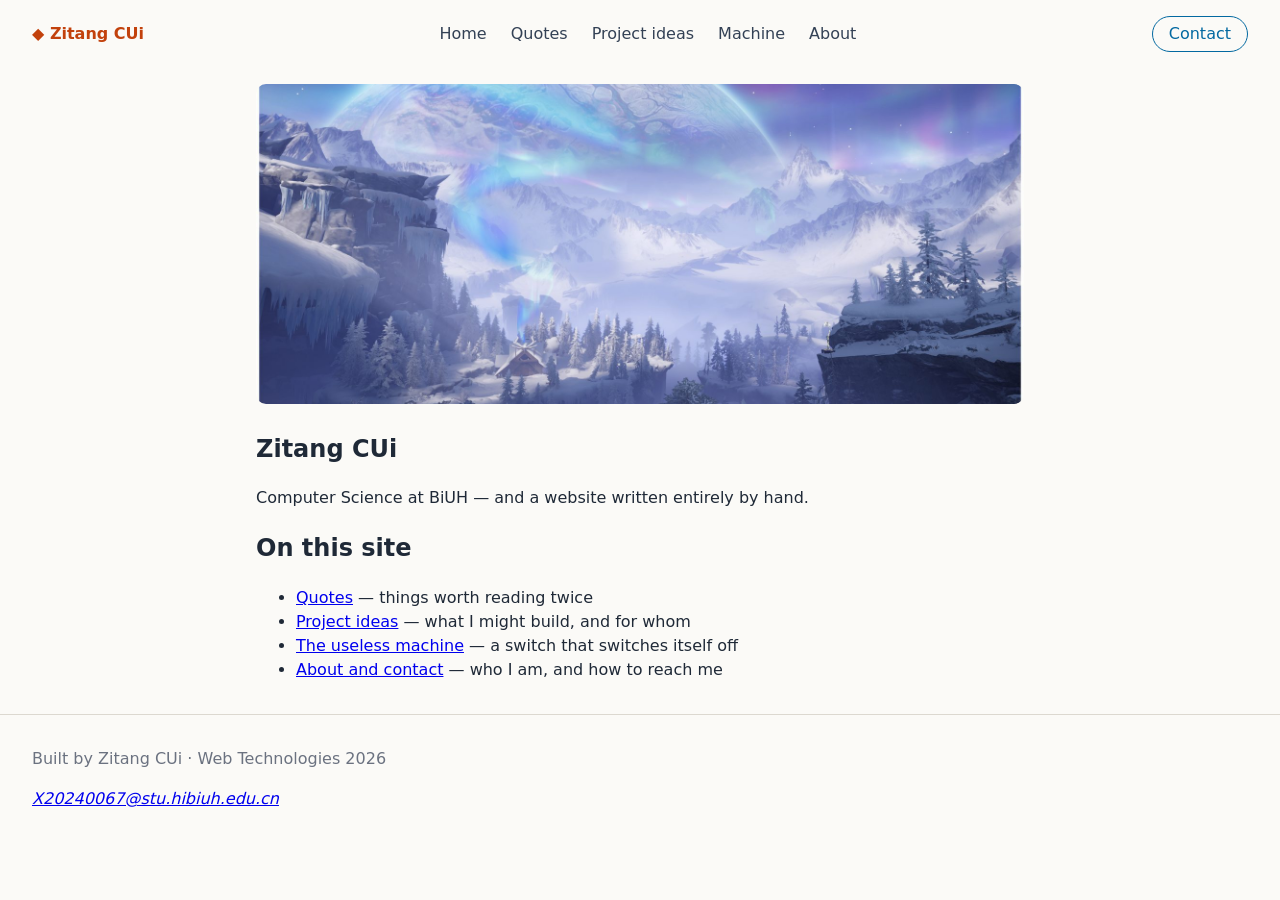
<file: index.html>
<!DOCTYPE html>
<html lang="en">
<head>
  <meta charset="UTF-8">
  <meta name="viewport" content="width=device-width, initial-scale=1.0">
  <title>Zitang CUi</title>
  <link rel="icon" href="favicon-32.png" sizes="32x32">
  <link rel="apple-touch-icon" href="apple-touch-icon.png">
  <link rel="stylesheet" href="style.css">
</head>
<body>
  <header id="site-header"></header>

  <main>
    <section class="hero">
      <img src="images/hero.jpg" alt="A snowy mountain valley of pines and cliffs, beneath a huge ringed planet and bands of aurora light">
      <h1>Zitang CUi</h1>
      <p>Computer Science at BiUH — and a website written entirely by hand.</p>
    </section>

    <h2>On this site</h2>
    <ul>
      <li><a href="quotes.html">Quotes</a> — things worth reading twice</li>
      <li><a href="project.html">Project ideas</a> — what I might build, and for whom</li>
      <li><a href="machine.html">The useless machine</a> — a switch that switches itself off</li>
      <li><a href="about.html">About and contact</a> — who I am, and how to reach me</li>
    </ul>
  </main>

  <footer id="site-footer"></footer>

  <script src="nav.js"></script>
</body>
</html>
</file>
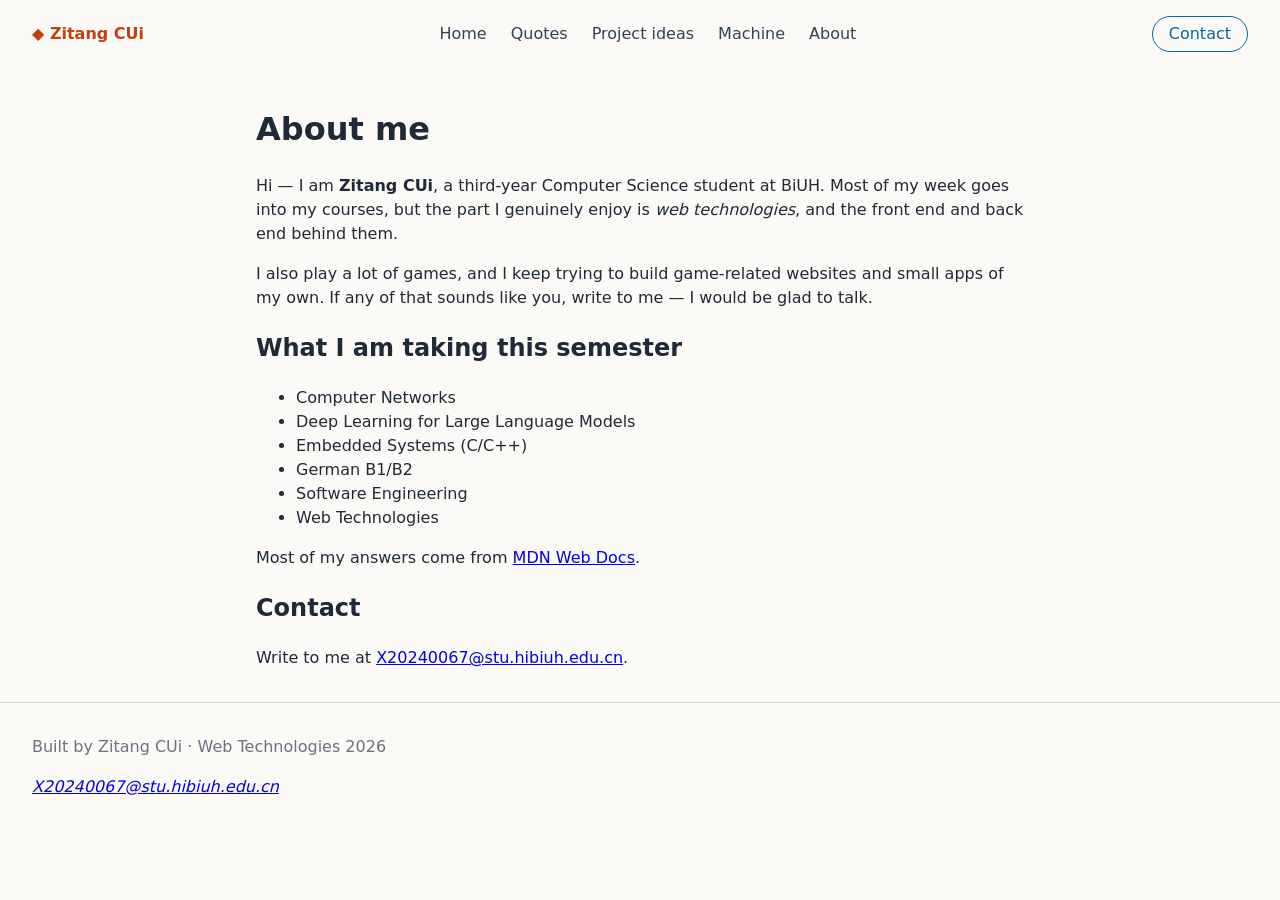
<file: about.html>
<!DOCTYPE html>
<html lang="en">
<head>
  <meta charset="UTF-8">
  <meta name="viewport" content="width=device-width, initial-scale=1.0">
  <title>About · Zitang CUi</title>
  <link rel="icon" href="favicon-32.png" sizes="32x32">
  <link rel="apple-touch-icon" href="apple-touch-icon.png">
  <link rel="stylesheet" href="style.css">
</head>
<body>
  <header id="site-header"></header>

  <main>
    <h1>About me</h1>

    <p>Hi — I am <strong>Zitang CUi</strong>, a third-year Computer Science student at BiUH.
      Most of my week goes into my courses, but the part I genuinely enjoy is
      <em>web technologies</em>, and the front end and back end behind them.</p>

    <p>I also play a lot of games, and I keep trying to build game-related websites
      and small apps of my own. If any of that sounds like you, write to me —
      I would be glad to talk.</p>

    <h2>What I am taking this semester</h2>
    <ul>
      <li>Computer Networks</li>
      <li>Deep Learning for Large Language Models</li>
      <li>Embedded Systems (C/C++)</li>
      <li>German B1/B2</li>
      <li>Software Engineering</li>
      <li>Web Technologies</li>
    </ul>

    <p>Most of my answers come from
      <a href="https://developer.mozilla.org">MDN Web Docs</a>.</p>

    <section id="contact">
      <h2>Contact</h2>
      <p>Write to me at
        <a href="mailto:X20240067@stu.hibiuh.edu.cn">X20240067@stu.hibiuh.edu.cn</a>.</p>
    </section>
  </main>

  <footer id="site-footer"></footer>

  <script src="nav.js"></script>
</body>
</html>
</file>
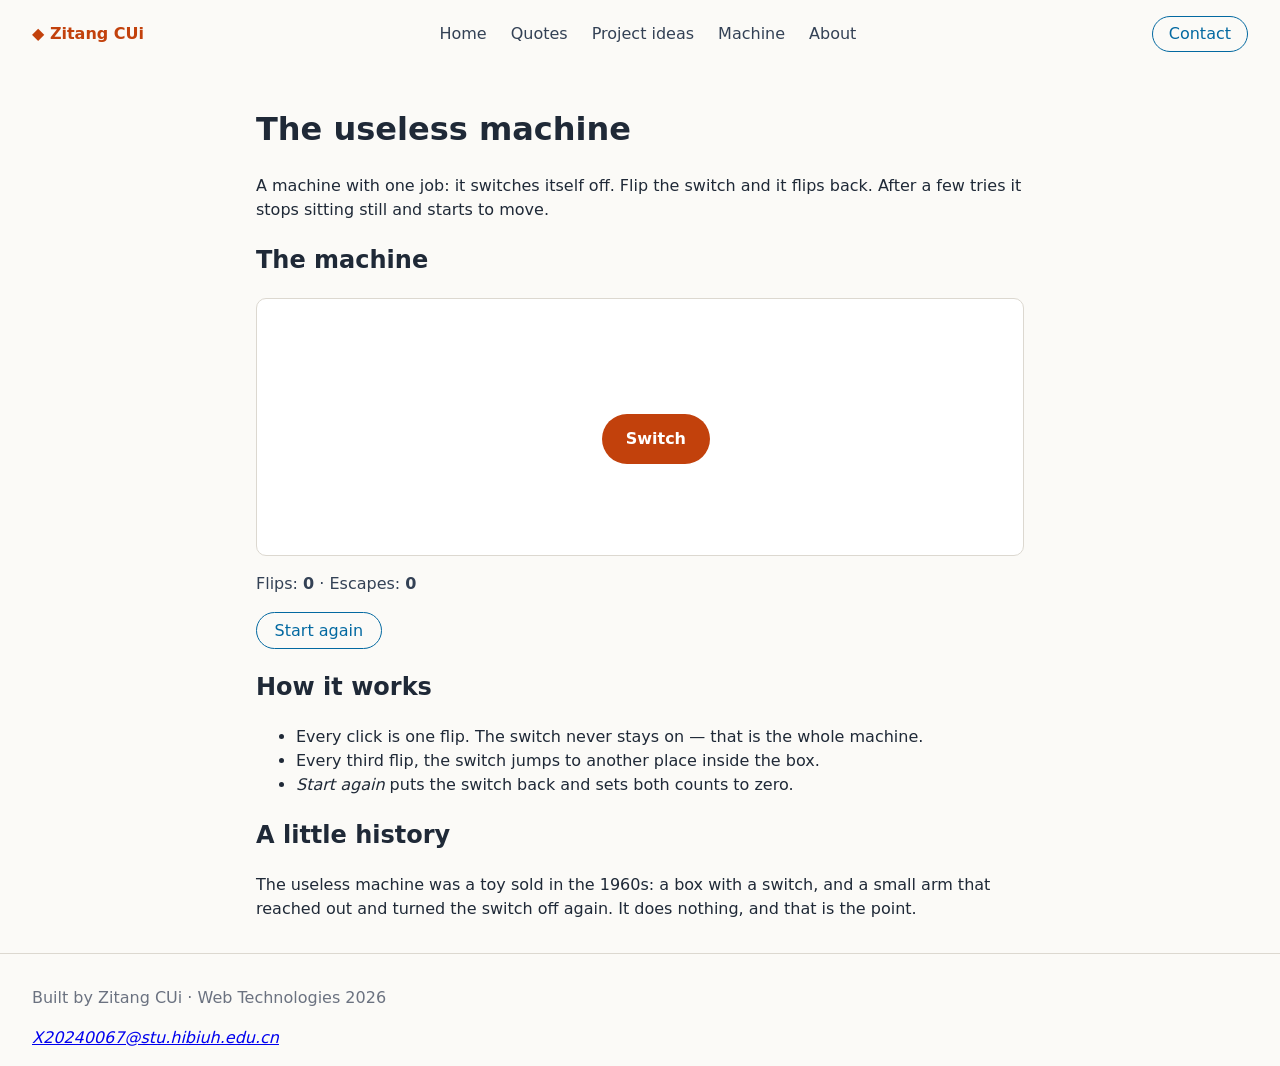
<file: machine.html>
<!DOCTYPE html>
<html lang="en">
<head>
  <meta charset="UTF-8">
  <meta name="viewport" content="width=device-width, initial-scale=1.0">
  <title>The useless machine · Zitang CUi</title>
  <link rel="icon" href="favicon-32.png" sizes="32x32">
  <link rel="apple-touch-icon" href="apple-touch-icon.png">
  <link rel="stylesheet" href="style.css">
</head>
<body>
  <header id="site-header"></header>

  <main>
    <h1>The useless machine</h1>
    <p>A machine with one job: it switches itself off. Flip the switch and it flips back.
      After a few tries it stops sitting still and starts to move.</p>

    <section class="machine">
      <h2>The machine</h2>

      <div class="box" id="box">
        <button class="switch" id="switch">Switch</button>
      </div>

      <p class="score">
        Flips: <strong id="flips">0</strong> ·
        Escapes: <strong id="escapes">0</strong>
      </p>

      <button class="action" id="reset">Start again</button>
    </section>

    <h2>How it works</h2>
    <ul>
      <li>Every click is one flip. The switch never stays on — that is the whole machine.</li>
      <li>Every third flip, the switch jumps to another place inside the box.</li>
      <li><em>Start again</em> puts the switch back and sets both counts to zero.</li>
    </ul>

    <h2>A little history</h2>
    <p>The useless machine was a toy sold in the 1960s: a box with a switch, and a small arm
      that reached out and turned the switch off again. It does nothing, and that is the point.</p>
  </main>

  <footer id="site-footer"></footer>

  <script src="nav.js"></script>
  <script src="machine.js"></script>
</body>
</html>
</file>
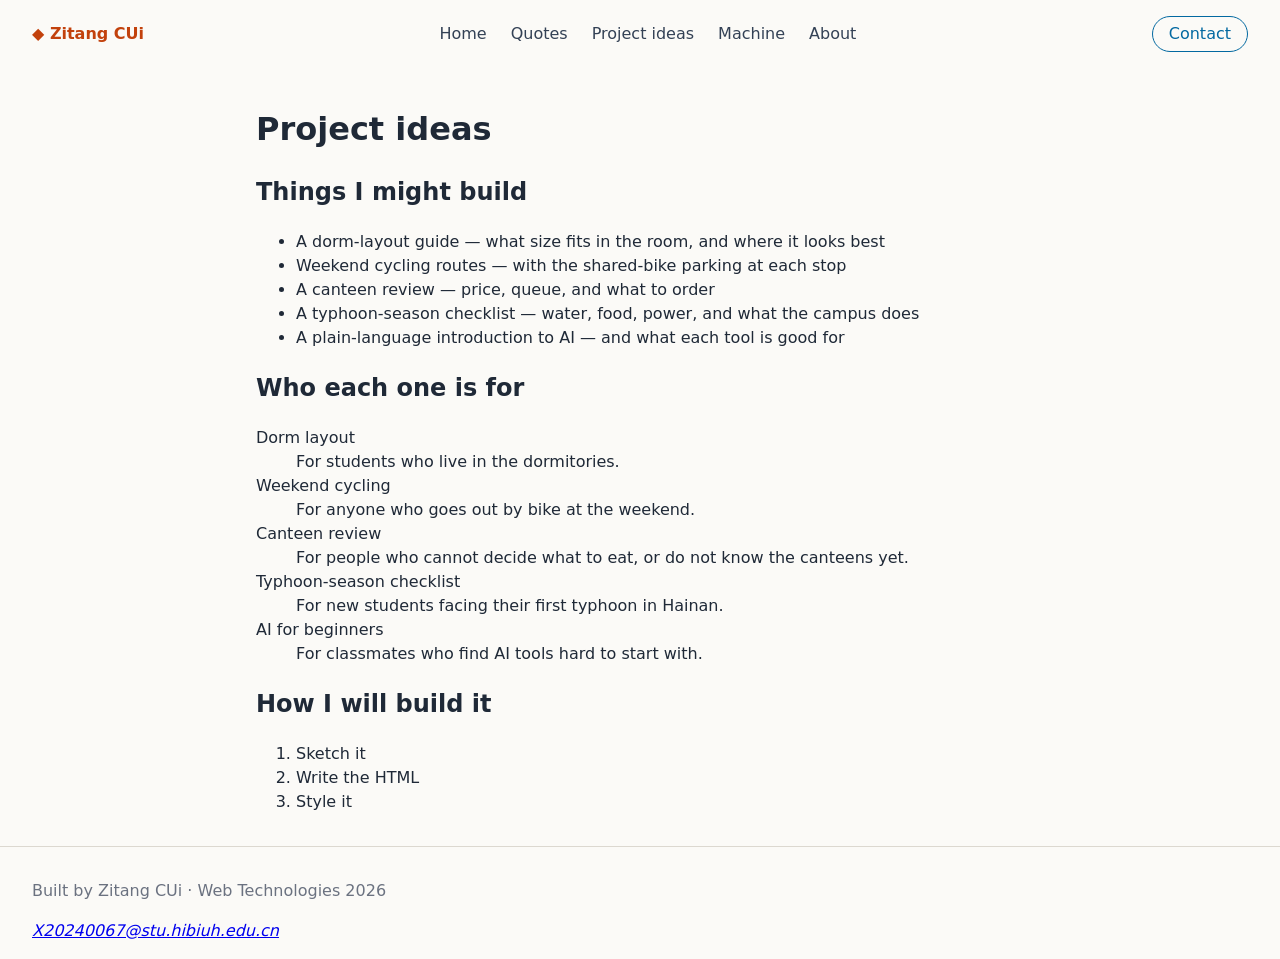
<file: project.html>
<!DOCTYPE html>
<html lang="en">
<head>
  <meta charset="UTF-8">
  <meta name="viewport" content="width=device-width, initial-scale=1.0">
  <title>Project ideas · Zitang CUi</title>
  <link rel="icon" href="favicon-32.png" sizes="32x32">
  <link rel="apple-touch-icon" href="apple-touch-icon.png">
  <link rel="stylesheet" href="style.css">
</head>
<body>
  <header id="site-header"></header>

  <main>
    <h1>Project ideas</h1>

    <h2>Things I might build</h2>
    <ul>
      <li>A dorm-layout guide — what size fits in the room, and where it looks best</li>
      <li>Weekend cycling routes — with the shared-bike parking at each stop</li>
      <li>A canteen review — price, queue, and what to order</li>
      <li>A typhoon-season checklist — water, food, power, and what the campus does</li>
      <li>A plain-language introduction to AI — and what each tool is good for</li>
    </ul>

    <h2>Who each one is for</h2>
    <dl>
      <dt>Dorm layout</dt>
      <dd>For students who live in the dormitories.</dd>

      <dt>Weekend cycling</dt>
      <dd>For anyone who goes out by bike at the weekend.</dd>

      <dt>Canteen review</dt>
      <dd>For people who cannot decide what to eat, or do not know the canteens yet.</dd>

      <dt>Typhoon-season checklist</dt>
      <dd>For new students facing their first typhoon in Hainan.</dd>

      <dt>AI for beginners</dt>
      <dd>For classmates who find AI tools hard to start with.</dd>
    </dl>

    <h2>How I will build it</h2>
    <ol>
      <li>Sketch it</li>
      <li>Write the HTML</li>
      <li>Style it</li>
    </ol>
  </main>

  <footer id="site-footer"></footer>

  <script src="nav.js"></script>
</body>
</html>
</file>
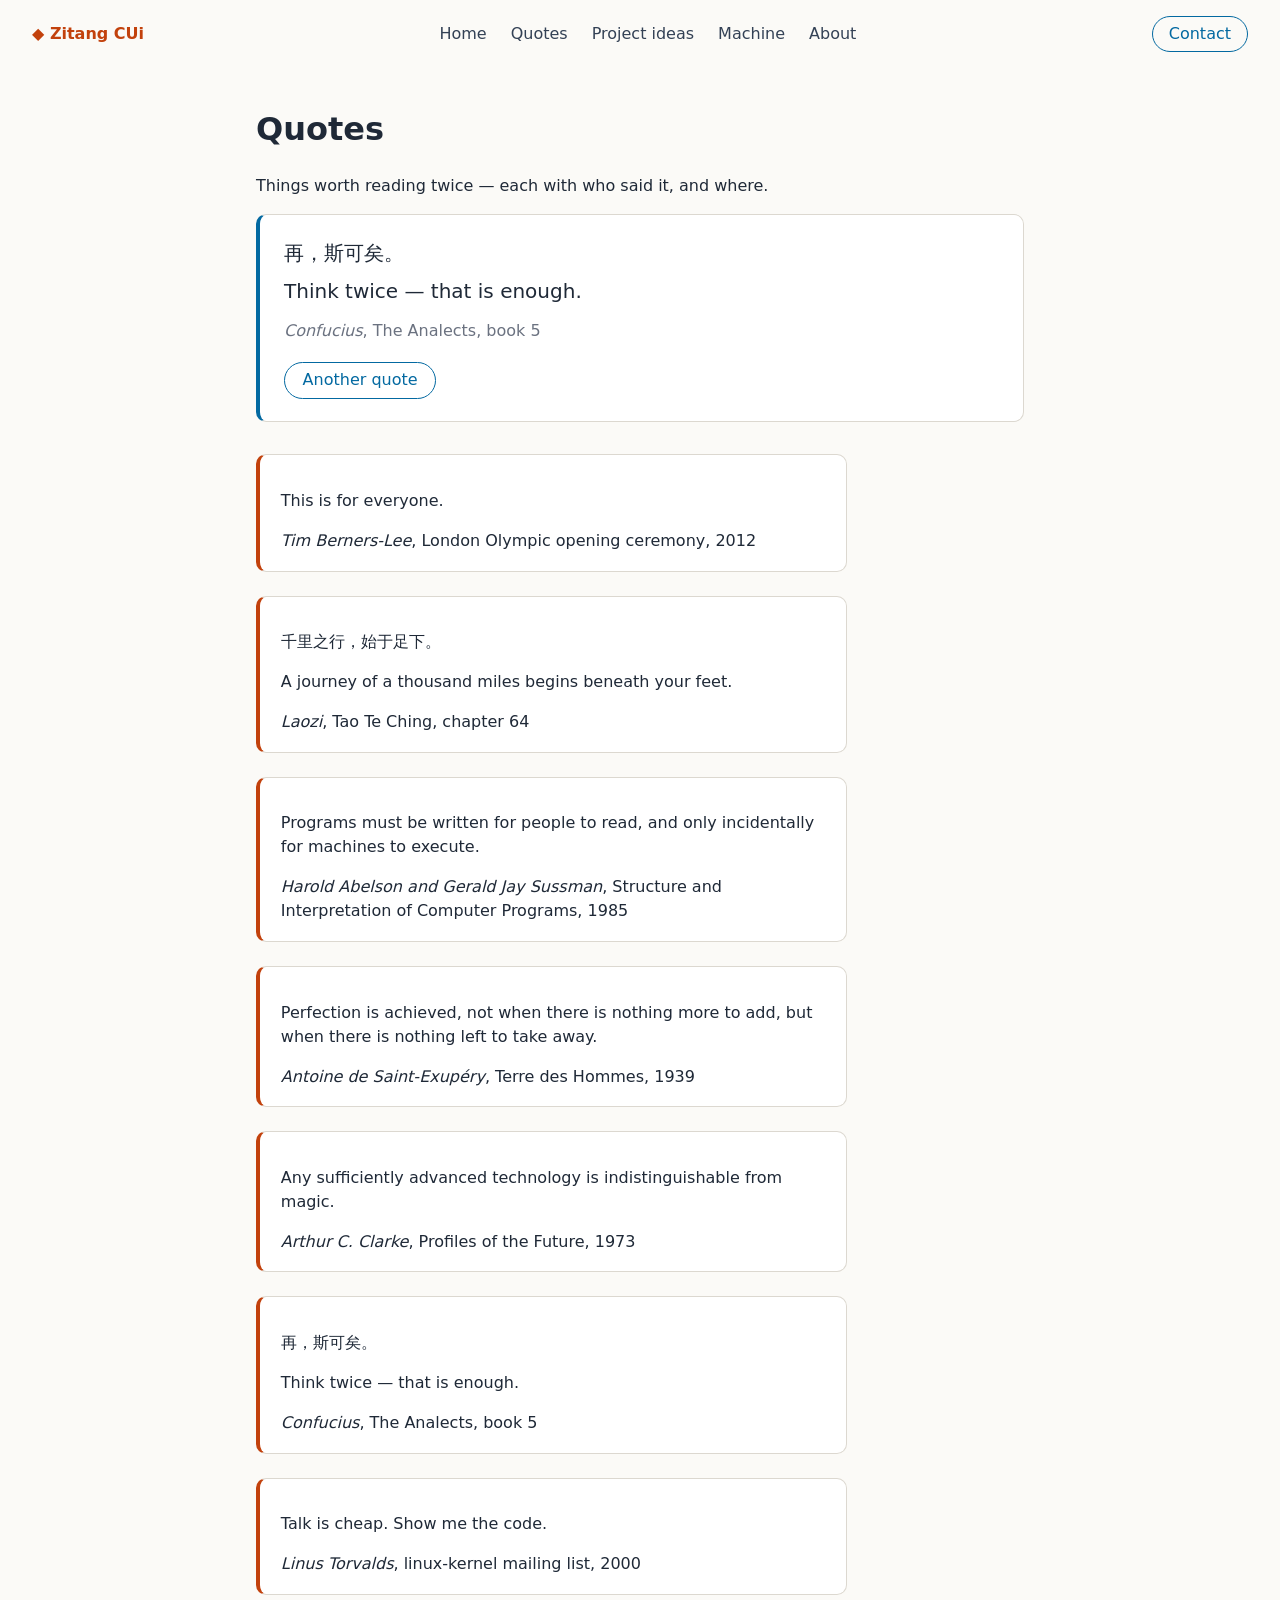
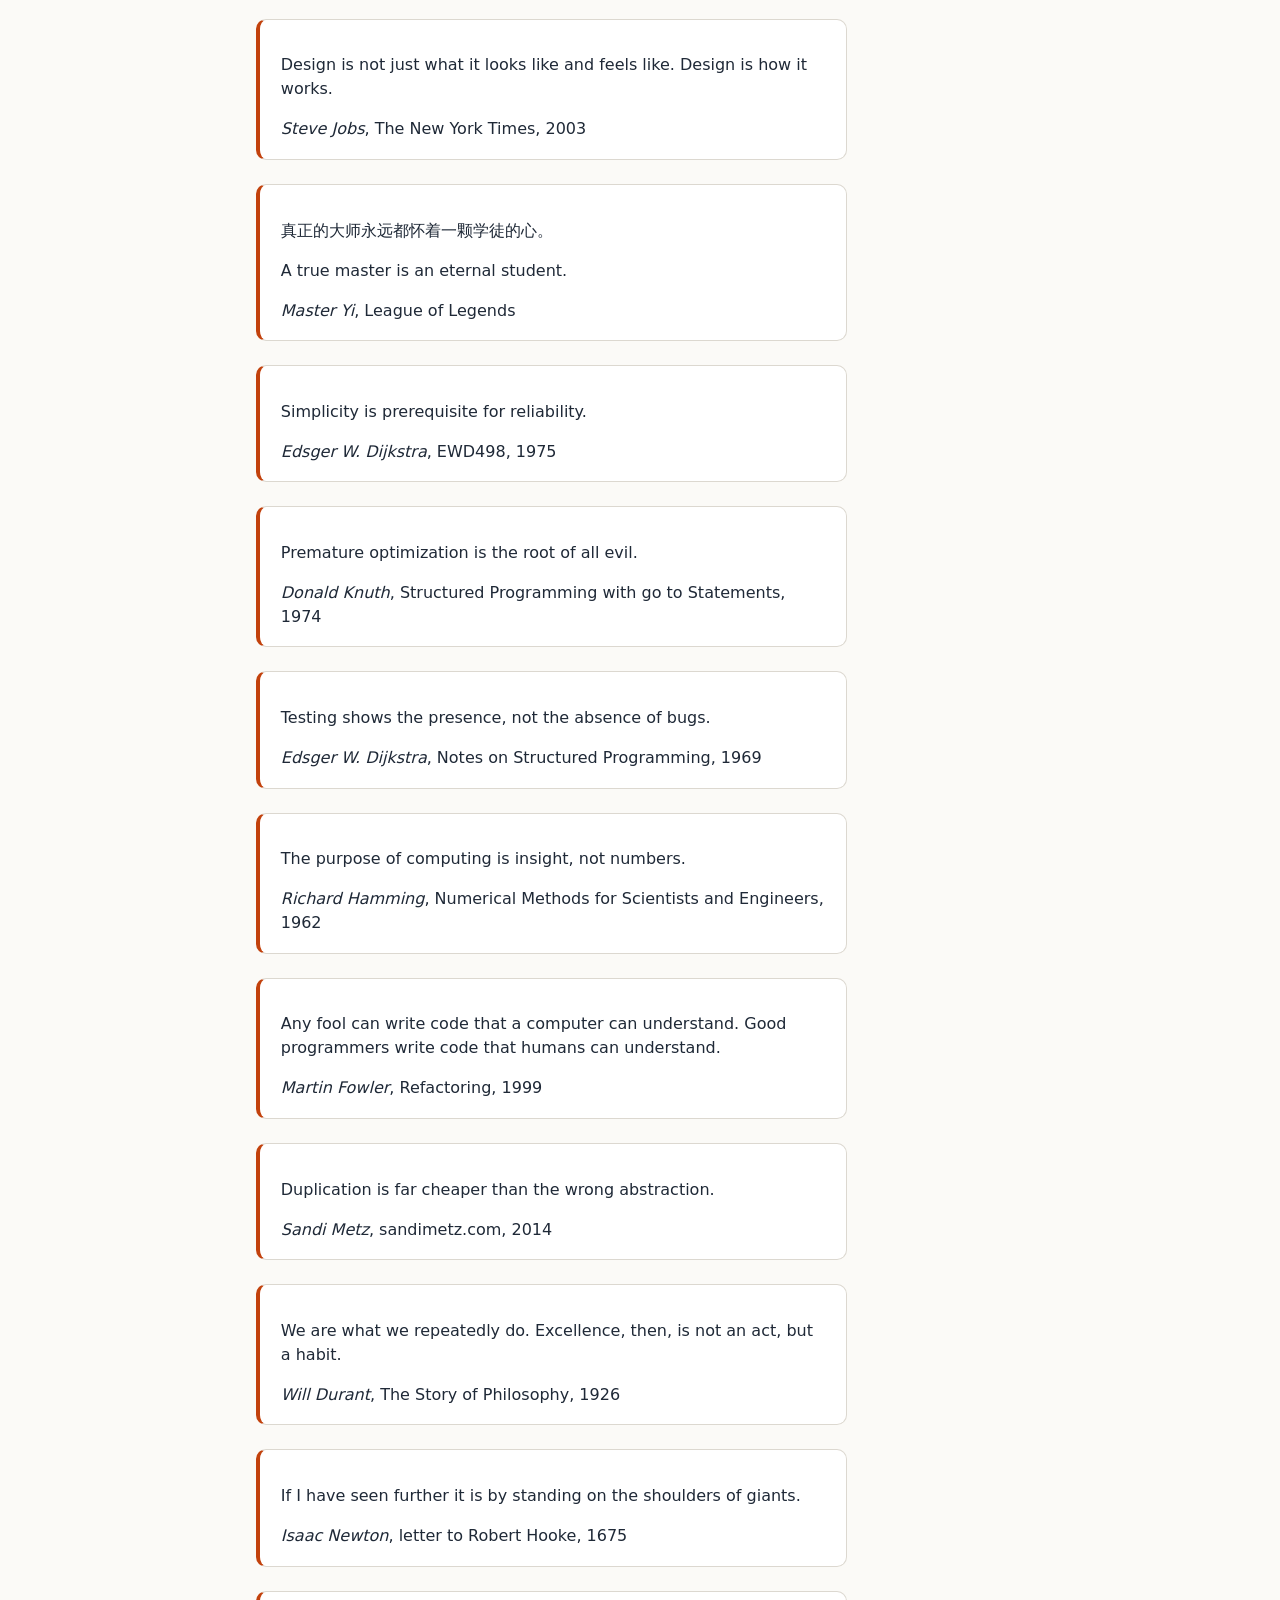
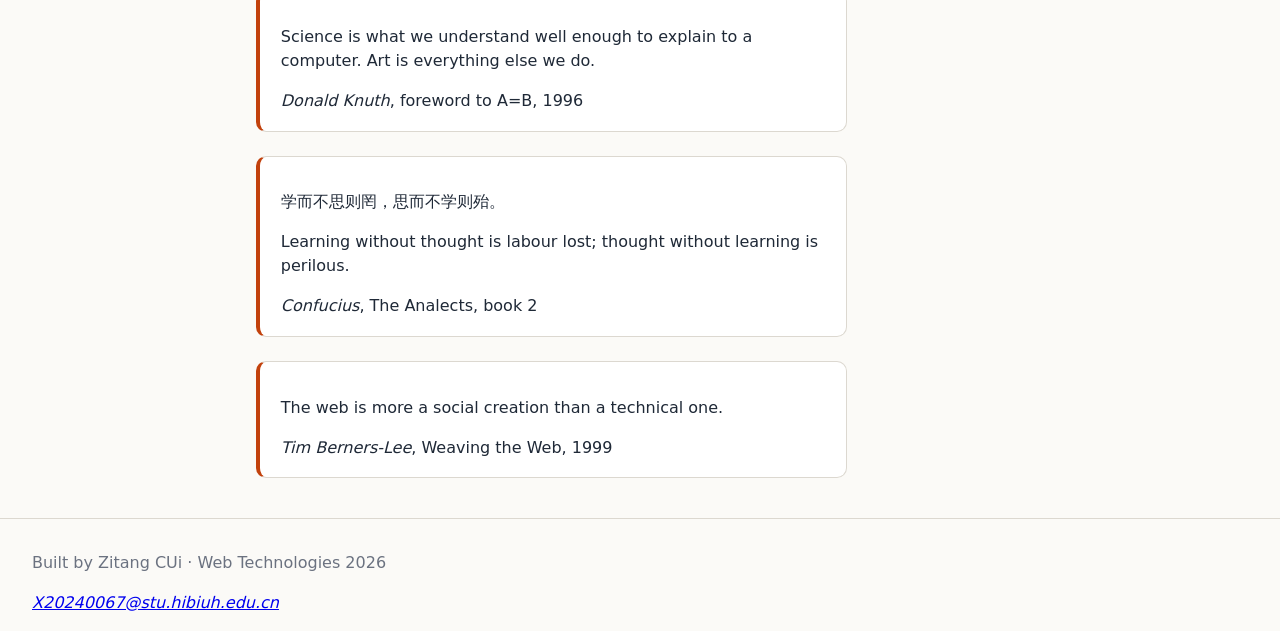
<file: quotes.html>
<!DOCTYPE html>
<html lang="en">
<head>
  <meta charset="UTF-8">
  <meta name="viewport" content="width=device-width, initial-scale=1.0">
  <title>Quotes · Zitang CUi</title>
  <link rel="icon" href="favicon-32.png" sizes="32x32">
  <link rel="apple-touch-icon" href="apple-touch-icon.png">
  <link rel="stylesheet" href="style.css">
</head>
<body>
  <header id="site-header"></header>

  <main>
    <h1>Quotes</h1>
    <p>Things worth reading twice — each with who said it, and where.</p>

    <section class="quote-hero" aria-live="polite">
      <blockquote id="hero-text"></blockquote>
      <p class="hero-source" id="hero-source"></p>
      <button class="action" id="another-quote">Another quote</button>
    </section>

    <article class="quote">
      <blockquote>
        <p>This is for everyone.</p>
      </blockquote>
      <footer>
        <cite>Tim Berners-Lee</cite>,
        <span class="source">London Olympic opening ceremony, 2012</span>
      </footer>
    </article>

    <article class="quote">
      <blockquote>
        <p lang="zh">千里之行，始于足下。</p>
        <p>A journey of a thousand miles begins beneath your feet.</p>
      </blockquote>
      <footer>
        <cite>Laozi</cite>,
        <span class="source">Tao Te Ching, chapter 64</span>
      </footer>
    </article>

    <article class="quote">
      <blockquote>
        <p>Programs must be written for people to read, and only incidentally for machines to execute.</p>
      </blockquote>
      <footer>
        <cite>Harold Abelson and Gerald Jay Sussman</cite>,
        <span class="source">Structure and Interpretation of Computer Programs, 1985</span>
      </footer>
    </article>

    <article class="quote">
      <blockquote>
        <p>Perfection is achieved, not when there is nothing more to add, but when there is nothing left to take away.</p>
      </blockquote>
      <footer>
        <cite>Antoine de Saint-Exupéry</cite>,
        <span class="source">Terre des Hommes, 1939</span>
      </footer>
    </article>

    <article class="quote">
      <blockquote>
        <p>Any sufficiently advanced technology is indistinguishable from magic.</p>
      </blockquote>
      <footer>
        <cite>Arthur C. Clarke</cite>,
        <span class="source">Profiles of the Future, 1973</span>
      </footer>
    </article>

    <article class="quote">
      <blockquote>
        <p lang="zh">再，斯可矣。</p>
        <p>Think twice — that is enough.</p>
      </blockquote>
      <footer>
        <cite>Confucius</cite>,
        <span class="source">The Analects, book 5</span>
      </footer>
    </article>

    <article class="quote">
      <blockquote>
        <p>Talk is cheap. Show me the code.</p>
      </blockquote>
      <footer>
        <cite>Linus Torvalds</cite>,
        <span class="source">linux-kernel mailing list, 2000</span>
      </footer>
    </article>

    <article class="quote">
      <blockquote>
        <p>Design is not just what it looks like and feels like. Design is how it works.</p>
      </blockquote>
      <footer>
        <cite>Steve Jobs</cite>,
        <span class="source">The New York Times, 2003</span>
      </footer>
    </article>

    <article class="quote">
      <blockquote>
        <p lang="zh">真正的大师永远都怀着一颗学徒的心。</p>
        <p>A true master is an eternal student.</p>
      </blockquote>
      <footer>
        <cite>Master Yi</cite>,
        <span class="source">League of Legends</span>
      </footer>
    </article>

    <article class="quote">
      <blockquote>
        <p>Simplicity is prerequisite for reliability.</p>
      </blockquote>
      <footer>
        <cite>Edsger W. Dijkstra</cite>,
        <span class="source">EWD498, 1975</span>
      </footer>
    </article>

    <article class="quote">
      <blockquote>
        <p>Premature optimization is the root of all evil.</p>
      </blockquote>
      <footer>
        <cite>Donald Knuth</cite>,
        <span class="source">Structured Programming with go to Statements, 1974</span>
      </footer>
    </article>

    <article class="quote">
      <blockquote>
        <p>Testing shows the presence, not the absence of bugs.</p>
      </blockquote>
      <footer>
        <cite>Edsger W. Dijkstra</cite>,
        <span class="source">Notes on Structured Programming, 1969</span>
      </footer>
    </article>

    <article class="quote">
      <blockquote>
        <p>The purpose of computing is insight, not numbers.</p>
      </blockquote>
      <footer>
        <cite>Richard Hamming</cite>,
        <span class="source">Numerical Methods for Scientists and Engineers, 1962</span>
      </footer>
    </article>

    <article class="quote">
      <blockquote>
        <p>Any fool can write code that a computer can understand. Good programmers write code that humans can understand.</p>
      </blockquote>
      <footer>
        <cite>Martin Fowler</cite>,
        <span class="source">Refactoring, 1999</span>
      </footer>
    </article>

    <article class="quote">
      <blockquote>
        <p>Duplication is far cheaper than the wrong abstraction.</p>
      </blockquote>
      <footer>
        <cite>Sandi Metz</cite>,
        <span class="source">sandimetz.com, 2014</span>
      </footer>
    </article>

    <article class="quote">
      <blockquote>
        <p>We are what we repeatedly do. Excellence, then, is not an act, but a habit.</p>
      </blockquote>
      <footer>
        <cite>Will Durant</cite>,
        <span class="source">The Story of Philosophy, 1926</span>
      </footer>
    </article>

    <article class="quote">
      <blockquote>
        <p>If I have seen further it is by standing on the shoulders of giants.</p>
      </blockquote>
      <footer>
        <cite>Isaac Newton</cite>,
        <span class="source">letter to Robert Hooke, 1675</span>
      </footer>
    </article>

    <article class="quote">
      <blockquote>
        <p>Science is what we understand well enough to explain to a computer. Art is everything else we do.</p>
      </blockquote>
      <footer>
        <cite>Donald Knuth</cite>,
        <span class="source">foreword to A=B, 1996</span>
      </footer>
    </article>

    <article class="quote">
      <blockquote>
        <p lang="zh">学而不思则罔，思而不学则殆。</p>
        <p>Learning without thought is labour lost; thought without learning is perilous.</p>
      </blockquote>
      <footer>
        <cite>Confucius</cite>,
        <span class="source">The Analects, book 2</span>
      </footer>
    </article>

    <article class="quote">
      <blockquote>
        <p>The web is more a social creation than a technical one.</p>
      </blockquote>
      <footer>
        <cite>Tim Berners-Lee</cite>,
        <span class="source">Weaving the Web, 1999</span>
      </footer>
    </article>

    <!-- one <article> per quote — twenty in total -->
  </main>

  <footer id="site-footer"></footer>

  <script src="nav.js"></script>
  <script src="quotes.js"></script>
</body>
</html>
</file>
<file: style.css>
/* style.css — one file, linked from every page */

/* 1 · Text: set it once on body, everything inside inherits it */
body {
  margin: 0;
  font-family: system-ui, sans-serif;
  line-height: 1.5;
  color: #1f2937;
  background: #fbfaf7;
}

/* 2 · The content column */
main {
  max-width: 48rem;
  margin: 0 auto;           /* centred */
  padding: 1rem 2rem;
}

img {
  max-width: 100%;          /* never wider than its box */
  height: auto;
}

/* 3 · The homepage hero: one wide photo, cropped to fit */
.hero img {
  width: 100%;
  height: 20rem;
  object-fit: cover;        /* fill the box, crop the rest — never squash */
  border-radius: 10px;
}

/* 4 · The header: logo left, links centred, action right */
nav {
  display: flex;
  align-items: center;
  gap: 1rem;
  padding: 1rem 2rem;
}

nav .links {
  display: flex;
  gap: 1.5rem;
  margin: 0 auto;           /* pushes it to the centre */
  padding: 0;
  list-style: none;         /* no bullets */
}

nav a {
  color: #334155;
  text-decoration: none;    /* no underlines */
}

nav .logo {
  font-weight: 800;
  color: #c2410c;
}

nav .action {
  border: 1.5px solid #0369a1;
  border-radius: 99px;      /* a pill */
  padding: .3em 1em;
  color: #0369a1;
}

nav a:hover {
  color: #c2410c;
}

/* 5 · One quote card — the box model, on all twenty at once */
.quote {
  max-width: 34rem;
  margin-bottom: 1.5rem;    /* space outside */
  padding: 1.1em 1.3em;     /* space inside */
  background: #fff;
  border: 1px solid #dcd8d0;
  border-left: 4px solid #c2410c;
  border-radius: 10px;
}

.quote blockquote {
  margin: 0;                /* drop the browser's indent inside the card */
}

/* 6 · The site footer: by id, because every quote has a <footer> too */
#site-footer {
  padding: 1rem 2rem;
  border-top: 1px solid #dcd8d0;
  color: #6b7280;
}

/* 7 · The quotes hero: one random quote, above the twenty */
.quote-hero {
  margin-bottom: 2rem;
  padding: 1.4em 1.5em;     /* space inside */
  background: #fff;
  border: 1px solid #dcd8d0;
  border-left: 4px solid #0369a1;
  border-radius: 10px;
}

.quote-hero blockquote {
  margin: 0;
  font-size: 1.25rem;
}

.quote-hero blockquote p {
  margin: 0 0 .5rem;
}

.quote-hero blockquote p:last-child {
  margin-bottom: 0;         /* no gap before the source */
}

.hero-source {
  margin: .8rem 0 1.2rem;
  color: #6b7280;
}

/* 8 · The useless machine: a switch that runs away */
.box {
  position: relative;       /* the switch needs a box to move inside */
  height: 16rem;
  background: #fff;
  border: 1px solid #dcd8d0;
  border-radius: 10px;
}

.switch {
  position: absolute;
  left: 45%;
  top: 45%;
  padding: .8em 1.5em;
  font: inherit;            /* a button does not inherit the font by itself */
  font-weight: 700;
  color: #fff;
  background: #c2410c;
  border: 0;
  border-radius: 99px;
  cursor: pointer;
}

.switch:focus-visible {
  outline: 3px solid #0369a1;
  outline-offset: 3px;
}

.score {
  margin: 1rem 0;
  color: #334155;
}

/* 9 · A plain button, the same look as the action in the nav */
button.action {
  font: inherit;
  padding: .35em 1.1em;
  color: #0369a1;
  background: transparent;
  border: 1.5px solid #0369a1;
  border-radius: 99px;
  cursor: pointer;
}

button.action:hover {
  color: #c2410c;
  border-color: #c2410c;
}

/* 10 · On a narrow screen the header stacks, everything else already fits */
@media (max-width: 40rem) {
  nav {
    flex-wrap: wrap;
    padding: .75rem 1rem;
  }

  nav .links {
    width: 100%;            /* the links get their own line */
    margin: .5rem 0 0;
    flex-wrap: wrap;
    gap: 1rem;
  }

  main {
    padding: 1rem 1.1rem;
  }
}
</file>
